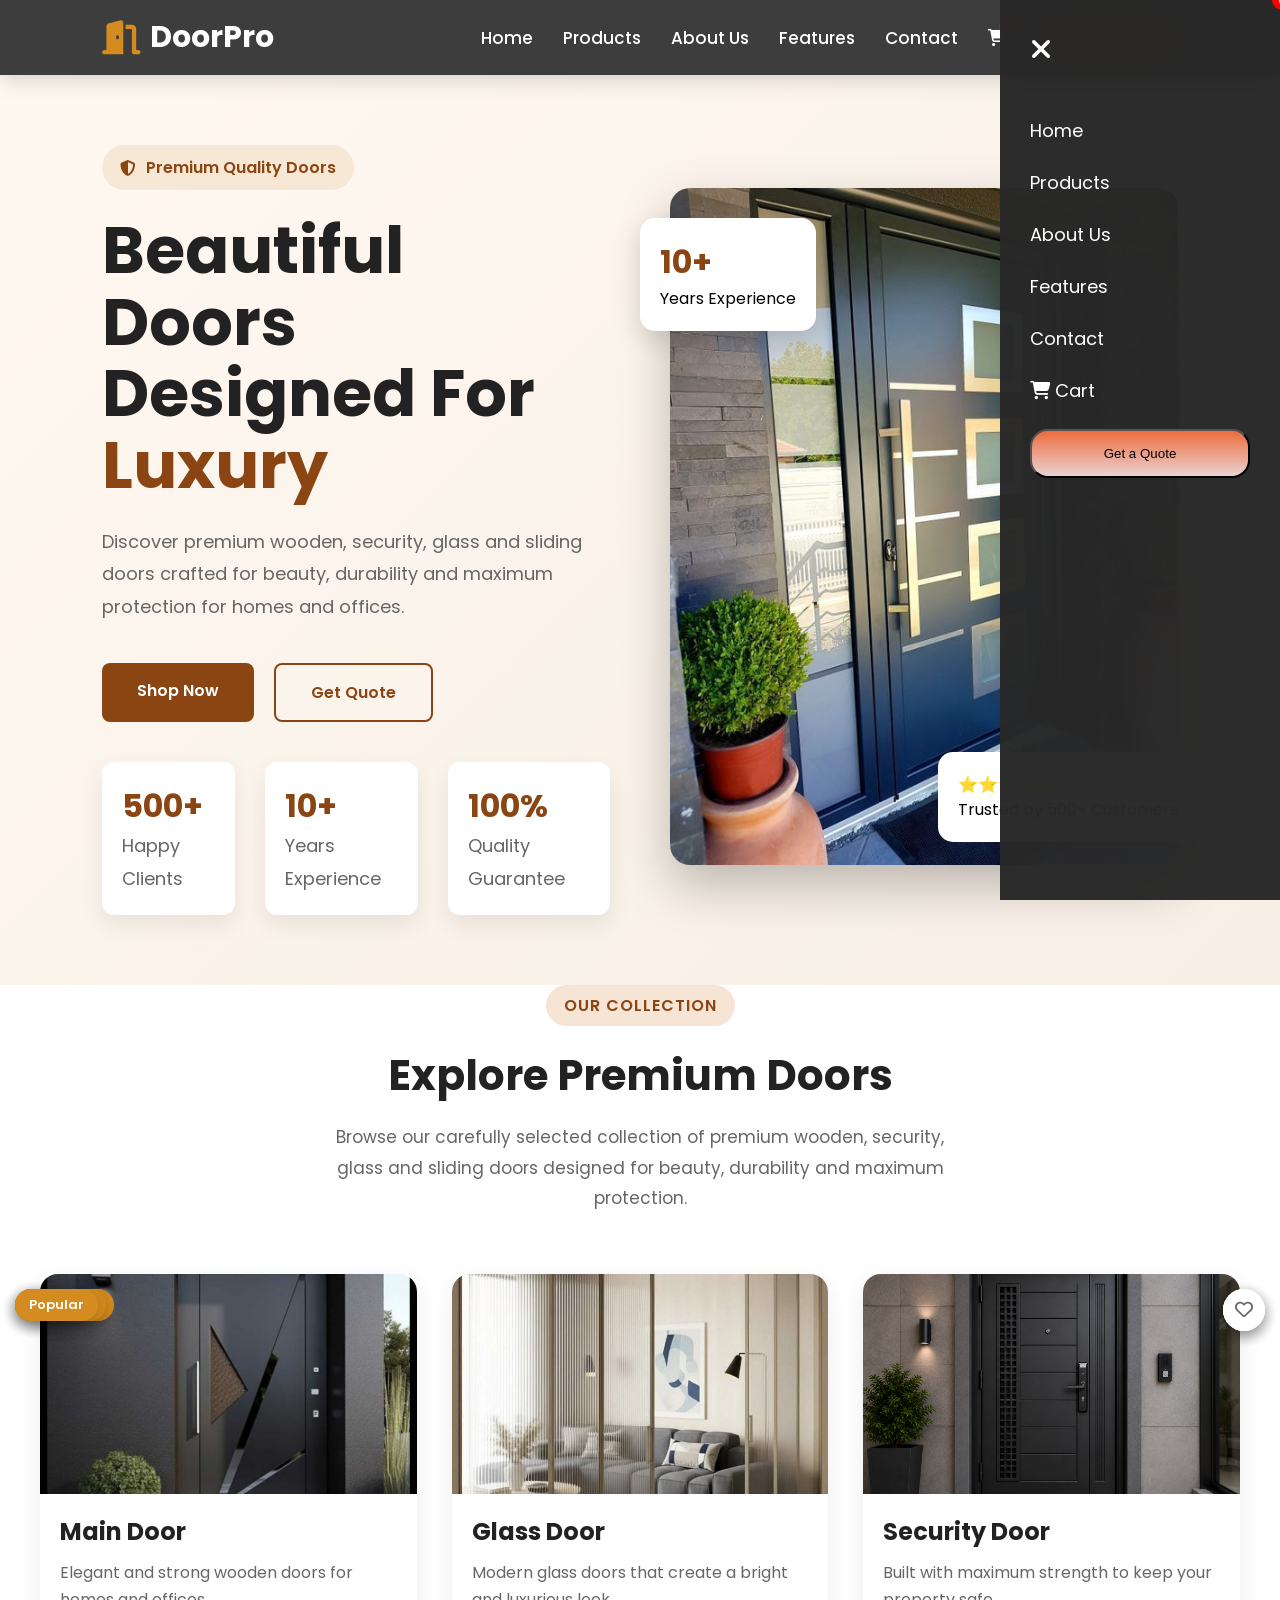
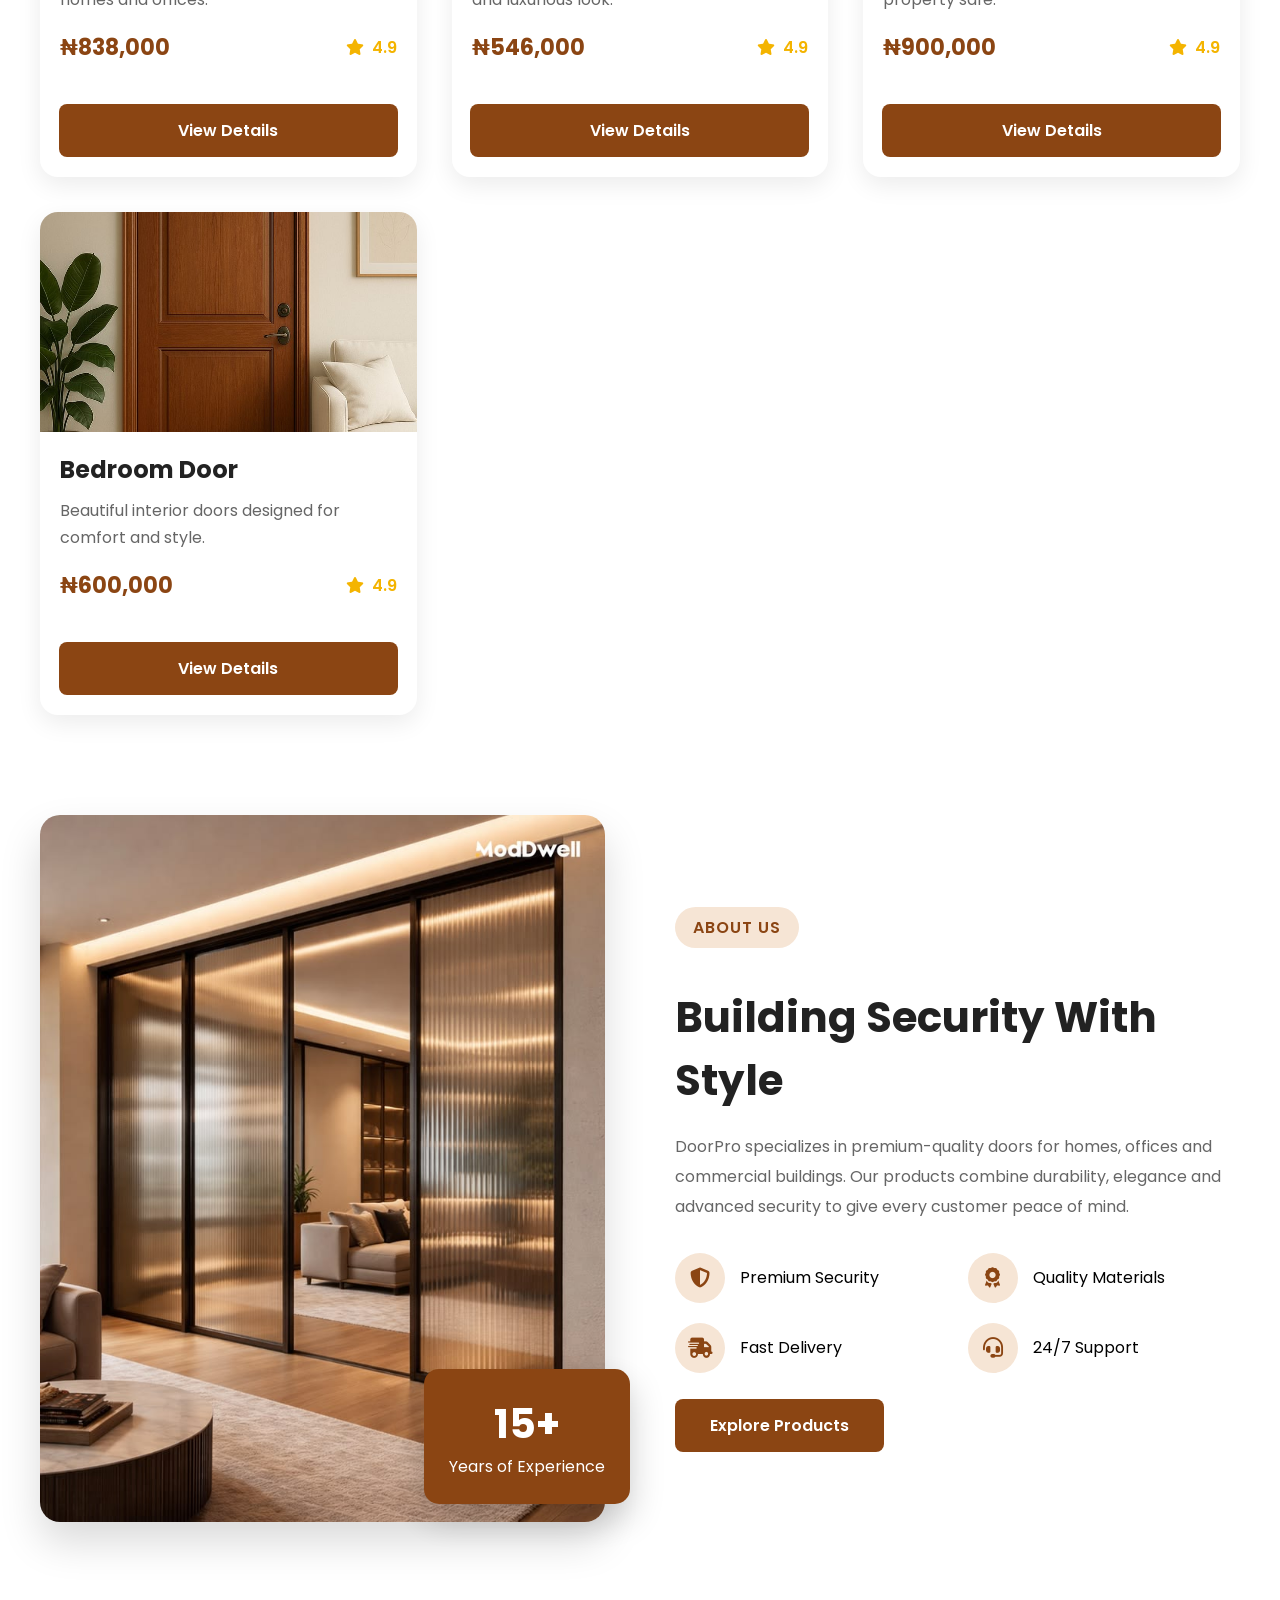
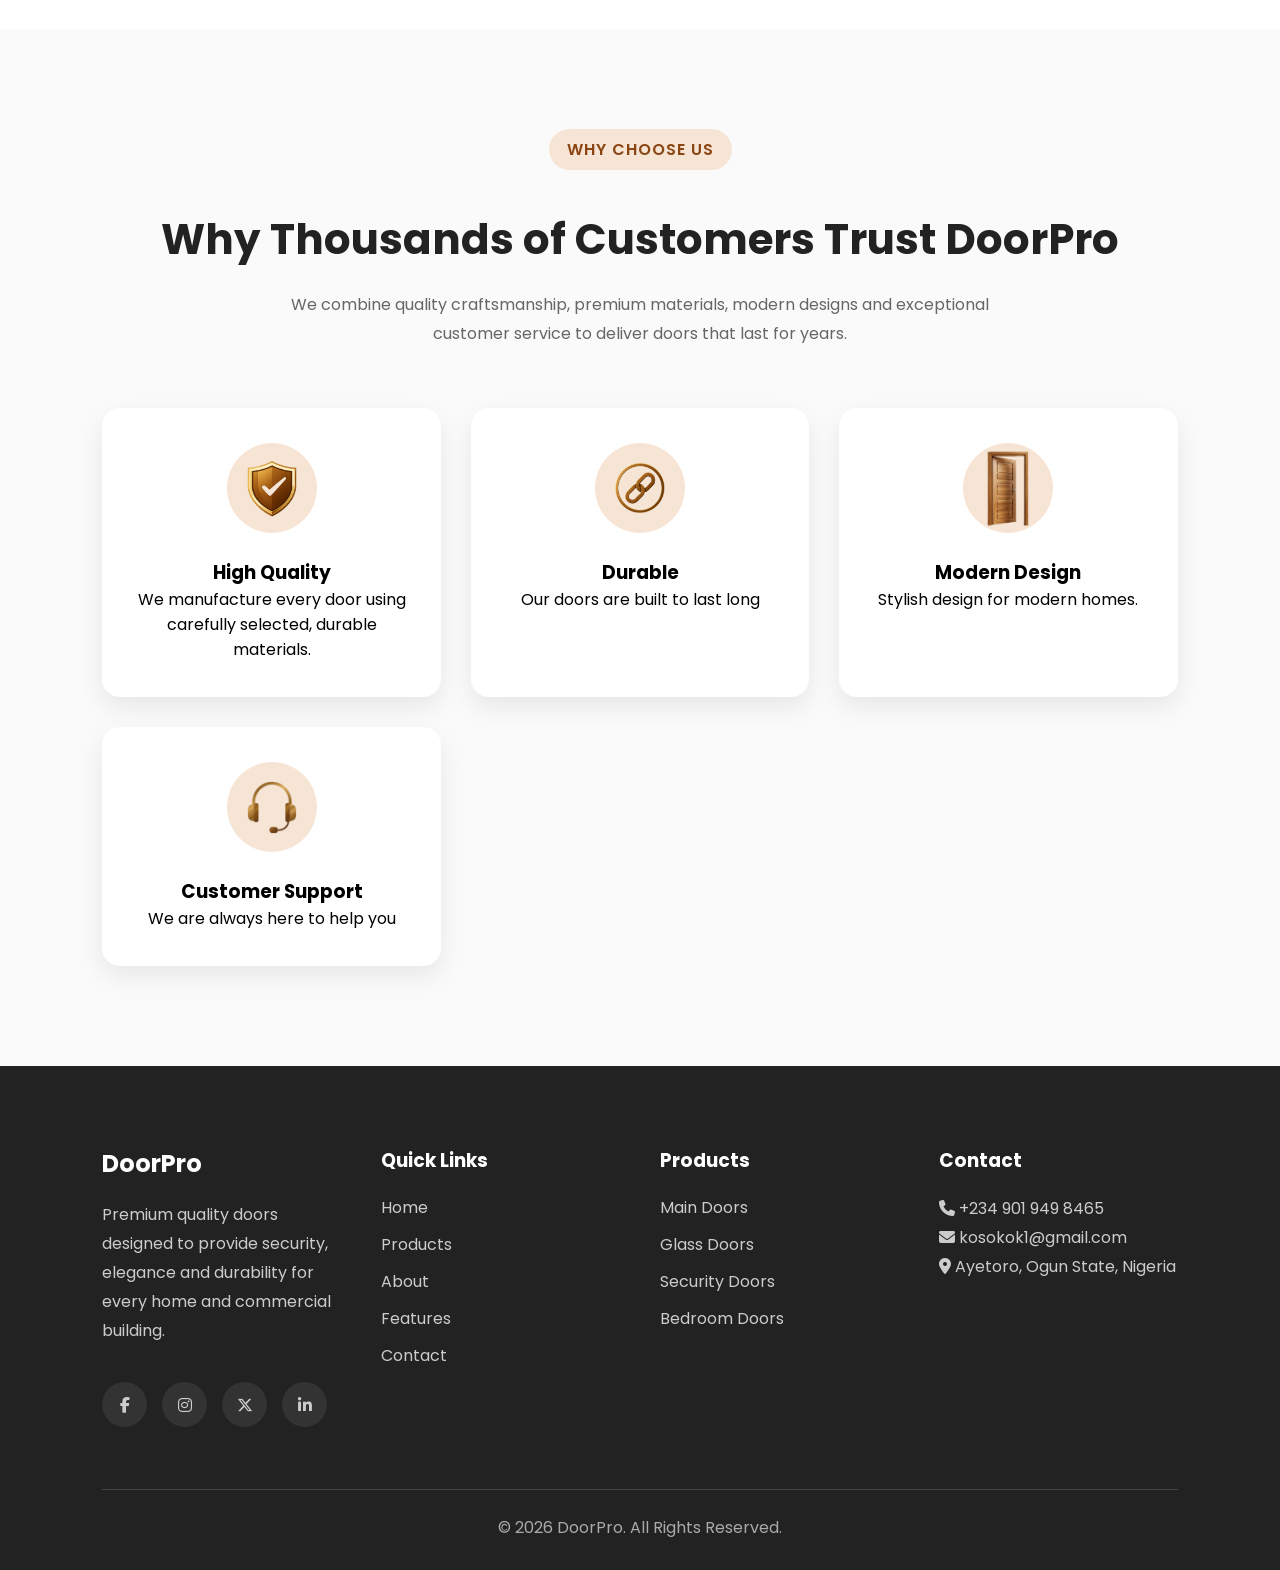
<file: index.html>
<!DOCTYPE html>
<html lang="en">
<head>
    <meta charset="UTF-8">
    <meta name="viewport" content="width=device-width, initial-scale=1.0">
    <title>Doorpro - Premium Quality Doors</title>
    <link rel="stylesheet" href="https://cdnjs.cloudflare.com/ajax/libs/font-awesome/6.5.1/css/all.min.css">
    <link rel="stylesheet" href="Doorpro.css">
    <link rel="preconnect" href="https://fonts.googleapis.com">
    <link rel="preconnect" href="https://fonts.gstatic.com" crossorigin>
    <link href="https://fonts.googleapis.com/css2?family=Poppins:wght@400;600;700&family=Roboto:wght@400;500;700&display=swap" rel="stylesheet">
    <script src="door.js" defer></script>
    <link rel="stylesheet" href="https://cdnjs.cloudflare.com/ajax/libs/font-awesome/6.5.1/css/all.min.css">

</head>
<body>

    <div id="progressBar"></div>
    <button id="topBtn">
    <i class="fa-solid fa-arrow-up"></i>
</button>
    
    <header>

<nav class="navbar">

    <!-- Logo -->
    <div class="logo">
        <a href="#">
            <i class="fa-solid fa-door-open"></i>
            DoorPro
        </a>
    </div>

    <!-- Desktop Menu -->
    <ul class="nav_links">

        <li><a href="#home">Home</a></li>

        <li><a href="#products">Products</a></li>

        <li><a href="#about_us">About Us</a></li>

        <li><a href="#feature">Features</a></li>

        <li><a href="#contact-section">Contact</a></li>

        <li>
            <a href="cart.html" class="cart_icon">
                <i class="fa-solid fa-cart-shopping"></i>
                <span id="cartCount">0</span>
            </a>
        </li>

        <li>
            <button onclick="getquote()" class="nav_button">
                Get a Quote
            </button>
        </li>

    </ul>

    <!-- Mobile Menu Icon -->
    <div class="menu_icon" onclick="showsidebar()">
        <i class="fa-solid fa-bars"></i>
    </div>

    <!-- Sidebar -->
    <ul class="side-bar">

        <li class="close_btn" onclick="closesidebar()">
            <i class="fa-solid fa-xmark"></i>
        </li>

        <li><a href="#home">Home</a></li>

        <li><a href="#products">Products</a></li>

        <li><a href="#about_us">About Us</a></li>

        <li><a href="#feature">Features</a></li>

        <li><a href="#contact-section">Contact</a></li>

        <li>
            <a href="cart.html">
                <i class="fa-solid fa-cart-shopping"></i>
                Cart
                <span id="mobileCartCount">0</span>
            </a>
        </li>

        <li>
            <button onclick="getquote()" class="side-bar_button">
                Get a Quote
            </button>
        </li>

    </ul>

</nav>

</header>
     <main>
<div class="overlay" onclick="closeForm()"></div>
<form class="form" action="https://formspree.io/f/xjgnkapv" method="POST">

    <img onclick="closeForm()" src="close-icon.svg" alt="Close">

    <h2>
    <i class="fa-solid fa-file-signature"></i>
    Get a Free Quote
</h2>

    <p>Fill in your details and we'll contact you shortly.</p>

    <label>Full Name</label>
   <div class="input_box">
    <i class="fa-solid fa-user"></i>
    <input type="text" required="required" placeholder="Enter your full name">
</div>

    <label>Phone Number</label>
  <div class="input_box">
    <i class="fa-solid fa-phone"></i>
    <input type="tel" required="required" placeholder="+234...">
</div>

    <label>Email Address</label>
   <div class="input_box">
    <i class="fa-solid fa-envelope"></i>
    <input type="email"  placeholder="example@gmail.com">
</div>

   <div class="input_box">
    <i class="fa-solid fa-door-open"></i>
    <select>
        <option>Select Door Type</option>
        <option>Main Door</option>
        <option>Glass Door</option>
        <option>Security Door</option>
        <option>Bedroom Door</option>
    </select>
</div>

    <label>Quantity</label>
    <input
        type="number"
        name="quantity"
        min="1"
        value="1"
        required>

    <label>Location</label>
    <input
        type="text"
        name="location"
        placeholder="City / State">

    <label>Preferred Installation Date</label>
    <input
        type="date"
        name="installationDate">

    <label>Additional Details</label>
    <textarea
        name="message"
        rows="5"
        placeholder="Tell us about your project..."></textarea>

    <button type="submit" class="quote_btn">
    <i class="fa-solid fa-paper-plane"></i>
    Request Quote
</button>
</form>

<div class="success_message">
    <i class="fa-solid fa-circle-check"></i>
    <h2>Quote Request Sent!</h2>
    <p>Thank you for contacting DoorPro. We'll get back to you shortly.</p>

    <button onclick="closeForm()">Close</button>
</div>


    
<section class="hero" id="home">

    <div class="hero_content">

        <span class="hero_badge">
            <i class="fa-solid fa-shield-halved"></i>
            Premium Quality Doors
        </span>

        <h1>
            Beautiful Doors <br>
            Designed For <span>Luxury</span>
        </h1>

        <p>
            Discover premium wooden, security, glass and sliding doors
            crafted for beauty, durability and maximum protection for
            homes and offices.
        </p>

        <div class="hero_buttons">
            <a href="product.html" class="btn_primary">
                Shop Now
            </a>

            <a href="#contact-section" class="btn_secondary">
                Get Quote
            </a>
        </div>

        <div class="hero_stats">

            <div class="stat">
                <h2>500+</h2>
                <p>Happy Clients</p>
            </div>

            <div class="stat">
                <h2>10+</h2>
                <p>Years Experience</p>
            </div>

            <div class="stat">
                <h2>100%</h2>
                <p>Quality Guarantee</p>
            </div>

        </div>

    </div>

    <div class="hero_image">

        <img src="National Door Company_ Exterior Doors.jpeg" alt="Door">

        <div class="experience_card">
            <h2>10+</h2>
            <span>Years Experience</span>
        </div>

        <div class="review_card">
            ⭐⭐⭐⭐⭐
            <p>Trusted by 500+ Customers</p>
        </div>

    </div>

</section>

    <section class="products  reveal" id="products">
       <div class="product_heading">

    <span class="section_tag">
        OUR COLLECTION
    </span>

    <h2>Explore Premium Doors</h2>

    <p>
        Browse our carefully selected collection of premium
        wooden, security, glass and sliding doors designed
        for beauty, durability and maximum protection.
    </p>

</div>

<div class="door">

    <div class="doors" id="main_door">

        <span class="door_badge Best">Best Seller</span>

         <div class="wishlist_home">
        <i class="fa-regular fa-heart"></i>
    </div>

        <div class="door_card_image">
            <img src="dark darkaesthetics home homedesign home houseinterior modern.jpeg" alt="Main Door">
        </div>

        <div class="door_words">

    <h3>Main Door</h3>

    <p>Elegant and strong wooden doors for homes and offices.</p>

    <div class="door_info">

        <span class="price">₦838,000</span>

        <span class="rating">
            <i class="fa-solid fa-star"></i>
            4.9
        </span>

    </div>

</div>

        <a href="product.html" class="card_btn">View Details</a>
    </div>




    <div class="doors" id="glass_door">

        <span class="door_badge new">New</span>

         <div class="wishlist_home">
        <i class="fa-regular fa-heart"></i>
    </div>


        <div class="door_card_image">
            <img src="Glass Partition Dubai.jpeg" alt="Glass Door">
        </div>

       <div class="door_words">

    <h3>Glass Door</h3>

    <p>Modern glass doors that create a bright and luxurious look.</p>

    <div class="door_info">

        <span class="price">₦546,000</span>

        <span class="rating">
            <i class="fa-solid fa-star"></i>
            4.9
        </span>

    </div>

</div>

        <a href="product.html" class="card_btn">View Details</a>
    </div>


    <div class="doors" id="security_door">

        <span class="door_badge premium">Premium</span>


         <div class="wishlist_home">
        <i class="fa-regular fa-heart"></i>
    </div>

        <div class="door_card_image">
            <img src="security_door1.jpg" alt="Security Door">
        </div>

       <div class="door_words">

    <h3>Security Door</h3>

    <p>Built with maximum strength to keep your property safe.</p>

    <div class="door_info">

        <span class="price">₦900,000</span>

        <span class="rating">
            <i class="fa-solid fa-star"></i>
            4.9
        </span>

    </div>

</div>

        <a href="product.html" class="card_btn">View Details</a>
    </div>


    <div class="doors" id="bedroom_door">

        <span class="door_badge popular">Popular</span>

         <div class="wishlist_home">
        <i class="fa-regular fa-heart"></i>
    </div>


        <div class="door_card_image">
            <img src="bedroom_door1.jpeg" alt="Bedroom Door">
        </div>

       <div class="door_words">

    <h3>Bedroom Door</h3>

    <p>Beautiful interior doors designed for comfort and style.</p>

    <div class="door_info">

        <span class="price">₦600,000</span>

        <span class="rating">
            <i class="fa-solid fa-star"></i>
            4.9
        </span>

    </div>

</div>

        <a href="product.html" class="card_btn">View Details</a>
    </div>

</div>
    <section class="about_us reveal" id="about_us">

    <div class="about_image">

        <img src="The Art of Modern Partitions.jpeg" alt="DoorPro">

        <div class="experience_box">
            <h2>15+</h2>
            <p>Years of Experience</p>
        </div>

    </div>

    <div class="about_content">

        <span class="section_tag">ABOUT US</span>

        <h2>Building Security With Style</h2>

        <p>
            DoorPro specializes in premium-quality doors for homes,
            offices and commercial buildings. Our products combine
            durability, elegance and advanced security to give every
            customer peace of mind.
        </p>

        <div class="about_features">

            <div class="feature_item">
                <i class="fa-solid fa-shield-halved"></i>
                <span>Premium Security</span>
            </div>

            <div class="feature_item">
                <i class="fa-solid fa-award"></i>
                <span>Quality Materials</span>
            </div>

            <div class="feature_item">
                <i class="fa-solid fa-truck-fast"></i>
                <span>Fast Delivery</span>
            </div>

            <div class="feature_item">
                <i class="fa-solid fa-headset"></i>
                <span>24/7 Support</span>
            </div>

        </div>

        <a href="#products" class="btn_primary">
            Explore Products
        </a>

    </div>

</section>

    <section class="feature  reveal" id="feature">
       <div class="feature_heading">

    <span class="section_tag">WHY CHOOSE US</span>

    <h2>Why Thousands of Customers Trust DoorPro</h2>

    <p>
        We combine quality craftsmanship, premium materials,
        modern designs and exceptional customer service to
        deliver doors that last for years.
    </p>

</div>
        <div class="feature_list">
           <div class="feature_class">

    <div class="feature_icon">
        <img src="shild2.png" alt="High Quality">
    </div>

    <h3>High Quality</h3>

    <p>
        We manufacture every door using carefully selected,
        durable materials.
    </p>

</div>



            <div class="feature_class">

    <div class="feature_icon">
        <img src="durability.png" alt="durability">
    </div>

    <h3>Durable</h3>

    <p>
       Our doors are built to last long
    </p>

</div>

           <div class="feature_class">

    <div class="feature_icon">
        <img src="Gemini_Generated_Image_u12ti2u12ti2u12t-removebg-preview.png" alt="MOdern design">
    </div>

    <h3>Modern Design </h3>

    <p>
      Stylish design for modern homes.
    </p>

</div>

            <div class="feature_class">

    <div class="feature_icon">
        <img src="headph no bg.png" alt="High Quality">
    </div>

    <h3>Customer Support</h3>

    <p>
       We are always here to help you
    </p>

</div>
        </div>
    </section>
</main>

    <footer class="footer" id="contact-section">

    <div class="footer_container">

        <div class="footer_box">

            <h2>DoorPro</h2>

            <p>
                Premium quality doors designed to provide
                security, elegance and durability for every home
                and commercial building.
            </p>

            <div class="socials">

                <a href="#"><i class="fa-brands fa-facebook-f"></i></a>

                <a href="#"><i class="fa-brands fa-instagram"></i></a>

                <a href="#"><i class="fa-brands fa-x-twitter"></i></a>

                <a href="#"><i class="fa-brands fa-linkedin-in"></i></a>

            </div>

        </div>


        <div class="footer_box">

            <h3>Quick Links</h3>

            <a href="#home">Home</a>

            <a href="#products">Products</a>

            <a href="#about_us">About</a>

            <a href="#feature">Features</a>

            <a href="#contact-section">Contact</a>

        </div>


        <div class="footer_box">

            <h3>Products</h3>

            <a href="product.html">Main Doors</a>

            <a href="product.html">Glass Doors</a>

            <a href="product.html">Security Doors</a>

            <a href="product.html">Bedroom Doors</a>

        </div>


        <div class="footer_box">

            <h3>Contact</h3>

            <p>
                <i class="fa-solid fa-phone"></i>
                +234 901 949 8465
            </p>

            <p>
                <i class="fa-solid fa-envelope"></i>
                kosokok1@gmail.com
            </p>

            <p>
                <i class="fa-solid fa-location-dot"></i>
                Ayetoro, Ogun State, Nigeria
            </p>

        </div>

    </div>

    <hr>

    <div class="copyright">

        © 2026 DoorPro. All Rights Reserved.

    </div>

</footer>
    <script>

     
const form = document.querySelector(".form");
const overlay = document.querySelector(".overlay");

function getquote(){
    form.style.display = "flex";
    overlay.style.display = "block";
}

function closeForm(){
    form.style.display = "none";
    overlay.style.display = "none";
}

    function showsidebar(){
    document.querySelector(".side-bar").style.display = "flex";
          document.querySelector(".side-bar").style.right = "0";
}

function closesidebar(){
    document.querySelector(".side-bar").style.display = "none";
}

const quoteForm = document.querySelector(".form");

quoteForm.addEventListener("submit", function () {
    const btn = document.querySelector(".quote_btn");

    btn.disabled = true;
    btn.innerHTML = '<i class="fa-solid fa-spinner fa-spin"></i> Sending...';
});


    let quotation= document.getElementsByTagName("form");
    let heroBlur = document.getElementsByTagName("div");
          
     function getquote(){
        quotation[0].style.display = "flex";
     
               let blur =heroBlur[0].style.filter ="blur(10px)";
     console.log(blur)
     }

     function closeForm(){
       console.log(quotation[0].style.display = "none");
               let blur = heroBlur[0].style.filter="blur(0px)";
               console.log(blur)
     }

     const reveals = document.querySelectorAll(".reveal");

function revealSections() {

    const windowHeight = window.innerHeight;

    reveals.forEach(section => {

        const sectionTop = section.getBoundingClientRect().top;

        if (sectionTop < windowHeight - 100) {
            section.classList.add("active");
        }

    });

}

window.addEventListener("scroll", revealSections);

// Run once when the page loads
revealSections();


     getquote();
     closeForm();
 

     document.querySelectorAll(".wishlist_home").forEach(heart => {

    heart.addEventListener("click", function(){

        const icon = this.querySelector("i");

        icon.classList.toggle("fa-regular");
        icon.classList.toggle("fa-solid");

        icon.style.color =
            icon.classList.contains("fa-solid")
            ? "#e63946"
            : "#666";

    });

});


   const topBtn = document.getElementById("topBtn");

window.addEventListener("scroll", () => {

    if(window.scrollY > 400){
        topBtn.style.display = "block";
    }else{
        topBtn.style.display = "none";
    }

});

topBtn.onclick = () =>{
    window.scrollTo({
        top:0,
        behavior:"smooth"
    });
};



window.addEventListener("scroll", ()=>{

    const totalHeight =
        document.documentElement.scrollHeight - window.innerHeight;

    const progress =
        (window.scrollY / totalHeight) * 100;

    document.getElementById("progressBar").style.width =
        progress + "%";

});

document.querySelector(".form").style.display = "none";
document.querySelector(".success_message").style.display = "none";



    </script>
</body>
</html>
</file>
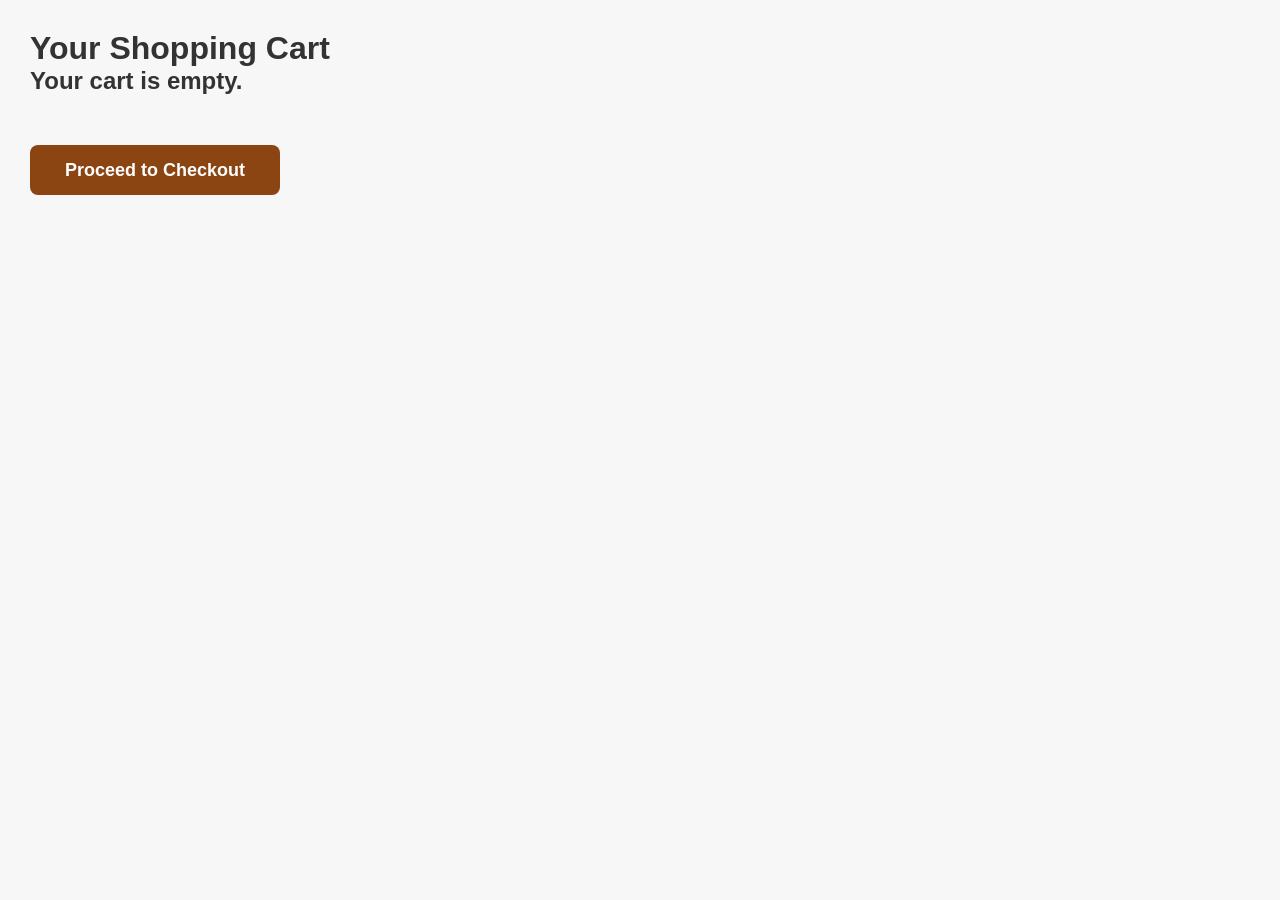
<file: cart.html>
<!DOCTYPE html>
<html lang="en">
<head>
    <meta charset="UTF-8">
    <meta name="viewport" content="width=device-width, initial-scale=1.0">
    <title>Your Cart</title>

    <link rel="stylesheet" href="product.css">

    <style>
        body{
             font-family:Poppins,sans-serif;
    background:#f7f7f7;
    padding:30px;
    color:#333;
        }

        .cart_item{
            display:flex;
            gap:20px;
            align-items:center;
            background:white;
            padding:15px;
            margin-bottom:15px;
            border-radius:10px;
            box-shadow:0 2px 8px rgba(0,0,0,.15);
        }

        .cart_item img{
            width:120px;
            height:120px;
            object-fit:cover;
            border-radius:8px;
        }

        .cart_info{
            flex:1;
        }

        .cart_price{
            color:#8B4513;
            font-size:22px;
            font-weight:bold;
        }

        .remove{
            background:red;
            color:white;
            border:none;
            padding:10px 15px;
            cursor:pointer;
            border-radius:6px;
        }

        #grandTotal{
            font-size:28px;
            margin-top:30px;
            font-weight:bold;
        }




        .quantity_box{
    display:flex;
    align-items:center;
    gap:10px;
    margin-top:10px;
}

.quantity_box button{
    width:35px;
    height:35px;
    border:none;
    border-radius:5px;
    background:#8B4513;
    color:white;
    cursor:pointer;
    font-size:18px;
}

.quantity_box span{
    font-size:18px;
    font-weight:bold;
}


#checkoutBtn{
    margin-top:20px;
    width:250px;
    height:50px;
    border:none;
    border-radius:8px;
    background:#8B4513;
    color:white;
    font-size:18px;
    font-weight:bold;
    cursor:pointer;
    transition:.3s;
}

#checkoutBtn:hover{
    background:#5f2f0b;
}


/* ================= MOBILE CART ================= */

@media (max-width:768px){

body{
    padding:10px;
}

h1{
    font-size:30px;
    text-align:center;
    padding-bottom: 10px;
}

.cart_item{
    flex-direction:column;
    align-items:center;
    text-align:center;
    padding:20px;
}

.cart_item img{
    width:180px;
    height:180px;
}

.cart_info{
    width:100%;
    font-size: 10px;
}

.cart_price{
    font-size:24px;
    margin:10px 0;
}

.quantity_box{
    justify-content:center;
    margin:10px 0;
    
}
.item_total{
    font-size: 13px;
}

.remove{
    width:100%;
    margin-top:15px;
    padding:12px;
}

#grandTotal{
    text-align:center;
    font-size:24px;
}

#checkoutBtn{
    width:100%;
}

.customer_title{
    font-size:24px;
}

#checkoutForm{
    padding:20px;
}

#checkoutForm input,
#checkoutForm textarea,
#checkoutForm button{
    font-size:16px;
}

}






/* ================= CUSTOMER INFORMATION ================= */

.customer_title{
    display: none;
    text-align:center;

}

.customer_subtitle{
    text-align:center;
    color:#777;
    margin-bottom:30px;
    font-size:16px;
}

#checkoutForm{
    display: none;
    max-width:700px;
    margin:0 auto;
    background:#fff;
    padding:35px;
    border-radius:15px;
    box-shadow:0 15px 35px rgba(0,0,0,.12);
}



#cus{
    display: none;
    text-align: center;
    padding-top: 30px;
    padding-bottom: 10px;
}
    </style>
</head>

<body>

<h1>Your Shopping Cart</h1>

<div id="cartContainer"></div>

<h2 id="grandTotal"></h2>
<button id="checkoutBtn">Proceed to Checkout</button>


              <h2 id="cus">Customer Information</h2>

<form id="checkoutForm" action="https://formspree.io/f/xjgnkapv" method="POST">

    <input type="text" name="Full Name" placeholder="Full Name" required>

    <input type="tel" name="Phone Number" placeholder="Phone Number" required>

    <input type="email" name="Email" placeholder="Email Address" required>

    <textarea
        name="Delivery Address"
        placeholder="Delivery Address"
        rows="4"
        required></textarea>

    <!-- Hidden field -->
    <input type="hidden" name="Order Details" id="orderDetails">

    <button type="submit">Place Order</button>

</form>


<script >

    let grandTotalAmount = 0;
    const cart = JSON.parse(localStorage.getItem("cart")) || [];

const cartContainer = document.getElementById("cartContainer");
const grandTotal = document.getElementById("grandTotal");

function displayCart() {

    cartContainer.innerHTML = "";

    let total = 0;

   

    if (cart.length === 0) {
        cartContainer.innerHTML = "<h2>Your cart is empty.</h2>";
        grandTotal.textContent = "";
        return;

    }

    cart.forEach((product, index) => {

        total += product.price * product.quantity;

        cartContainer.innerHTML += `
            <div class="cart_item">
                <img src="${product.image}" alt="${product.name}">

                <div class="cart_info">
                    <h2>${product.name}</h2><p class="cart_price">
₦${product.price.toLocaleString()} × ${product.quantity}
</p>

<p class="item_total">
Total:
<strong>
₦${(product.price * product.quantity).toLocaleString()}
</strong>
</p>
                    
                </div>

                <div class="quantity_box">

<button onclick="decreaseQuantity(${index})">-</button>

<span>${product.quantity}</span>

<button onclick="increaseQuantity(${index})">+</button>

</div>

                <button class="remove" onclick="removeItem(${index})">
                    Remove
                </button>
            </div>
        `;
    });
 grandTotalAmount = total;
    grandTotal.textContent = `Grand Total: ₦${total.toLocaleString()}`;
}



function removeItem(index){

    if(confirm("Remove this item from your cart?")){

        cart.splice(index,1);

        localStorage.setItem(
            "cart",
            JSON.stringify(cart)
        );

        displayCart();

    }

}

function increaseQuantity(index){

    cart[index].quantity++;

    localStorage.setItem("cart", JSON.stringify(cart));

    displayCart();

}

function decreaseQuantity(index){

    if(cart[index].quantity > 1){

        cart[index].quantity--;

    }else{

        cart.splice(index,1);

    }

    localStorage.setItem("cart", JSON.stringify(cart));

    displayCart();

}

const checkoutForm = document.getElementById("checkoutForm");
const orderDetails = document.getElementById("orderDetails");

checkoutForm.addEventListener("submit", function () {

    let order = "";

    cart.forEach(product => {

        order +=
`Product: ${product.name}
Price: ₦${product.price.toLocaleString()}
Quantity: ${product.quantity}
-------------------------
`;

    });

    order += "\nGrand Total: ₦" + grandTotalAmount.toLocaleString();

    orderDetails.value = order;

});

displayCart();


document.getElementById("checkoutBtn").addEventListener("click", checkout);

function checkout(){

    if(cart.length === 0){
        alert("Your cart is empty.");
        return;
    }

    window.location.href = "checkout.html";

}
</script>

</body>
</html>
</file>
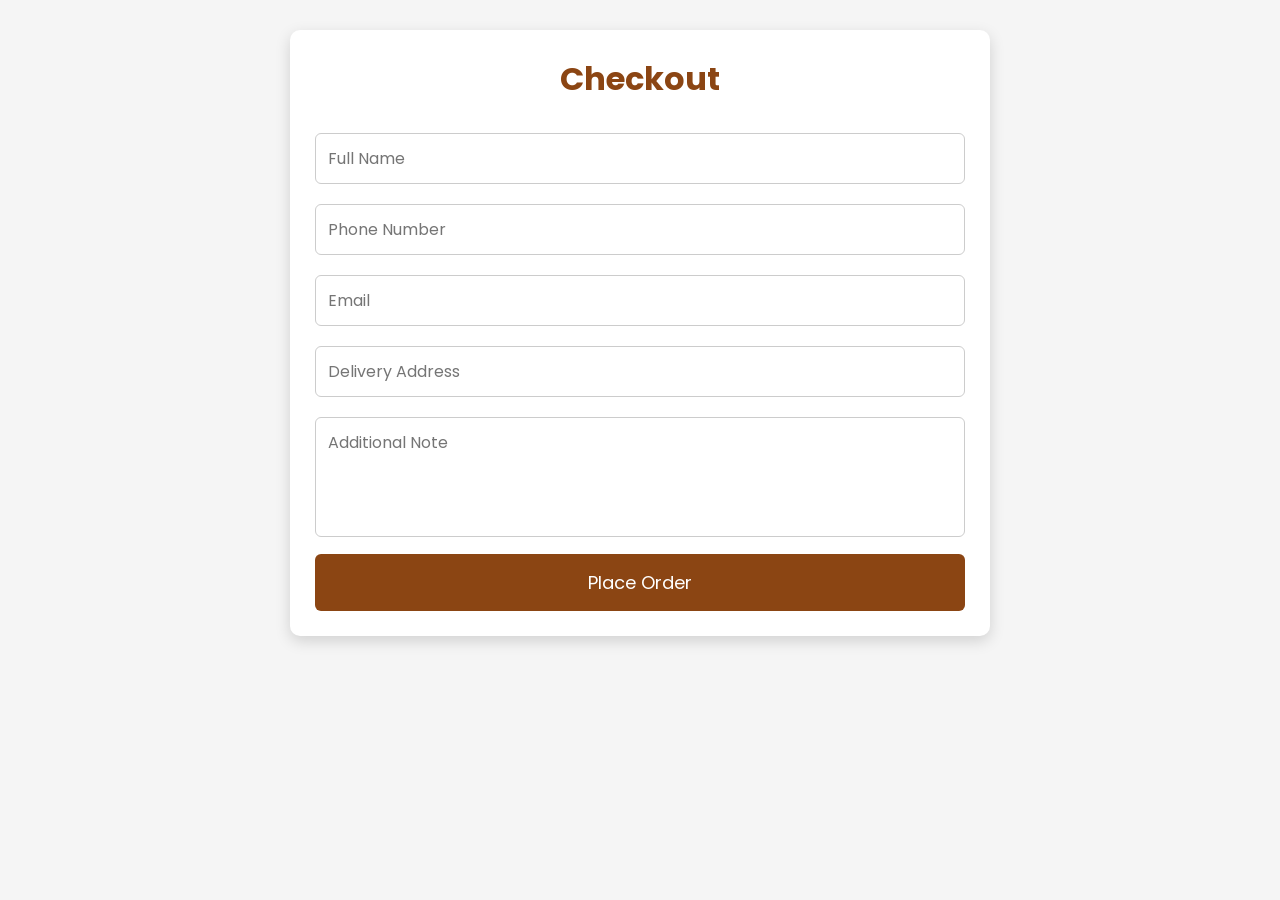
<file: checkout.html>
<!DOCTYPE html>
<html lang="en">
<head>
    <meta charset="UTF-8">
    <meta name="viewport" content="width=device-width, initial-scale=1.0">
    <title>Checkout</title>

    <link rel="stylesheet" href="https://fonts.googleapis.com/css2?family=Poppins:wght@400;600;700&display=swap">

    <style>

        *{
            margin:0;
            padding:0;
            box-sizing:border-box;
            font-family:Poppins,sans-serif;
        }

        body{
            background:#f5f5f5;
            padding:30px;
        }

        .checkout{
            max-width:700px;
            margin:auto;
            background:white;
            padding:25px;
            border-radius:10px;
            box-shadow:0 5px 15px rgba(0,0,0,.15);
        }

        h1{
            text-align:center;
            margin-bottom:20px;
            color:#8B4513;
        }

        input,
        textarea{
            width:100%;
            padding:12px;
            margin:10px 0;
            border:1px solid #ccc;
            border-radius:6px;
            font-size:16px;
        }

        textarea{
            resize:none;
            height:120px;
        }

        button{
            width:100%;
            padding:15px;
            border:none;
            border-radius:6px;
            background:#8B4513;
            color:white;
            font-size:18px;
            cursor:pointer;
        }

        button:hover{
            background:#5f2f0b;
        }

    </style>

</head>

<body>

<div class="checkout">
    <h1>Checkout </h1>
<form id="orderForm"
      action="https://formspree.io/f/xjgnkapv"
      method="POST">

    <input type="text" name="name" id="name" placeholder="Full Name" required>

    <input type="tel" name="phone" id="phone" placeholder="Phone Number" required>

    <input type="email" name="email" id="email" placeholder="Email" required>

    <input type="text" name="address" id="address"
           placeholder="Delivery Address" required>

    <textarea name="note" id="note"
              placeholder="Additional Note"></textarea>

    <textarea name="order" id="orderDetails" hidden></textarea>

    <button type="submit" id="placeOrderBtn" onclick="placeOrder()">
        Place Order
    </button>

</form>

</div>

<script src="checkout.js"></script>

</body>
</html>
</file>
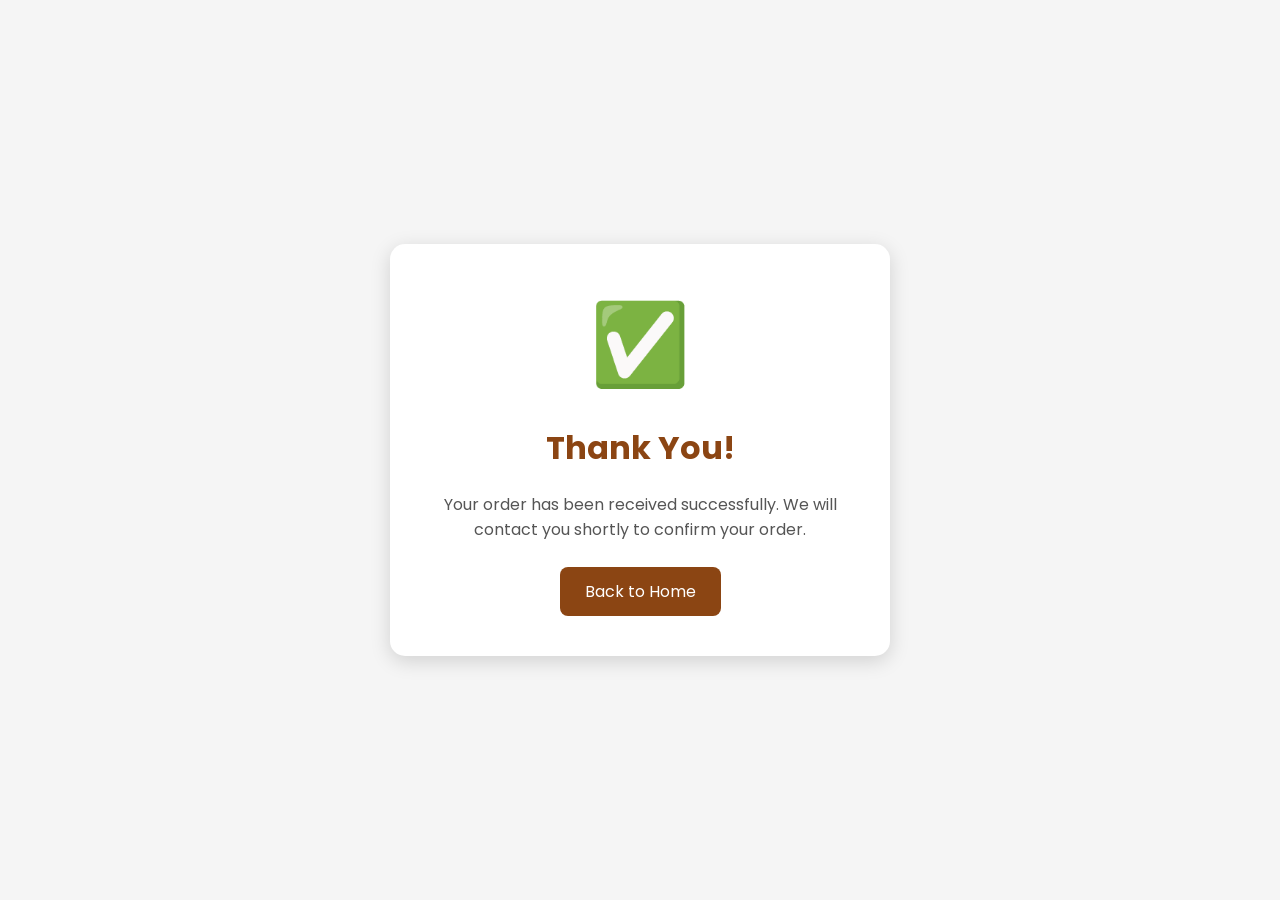
<file: thankyou.html>
<!DOCTYPE html>
<html lang="en">
<head>
<meta charset="UTF-8">
<meta name="viewport" content="width=device-width, initial-scale=1.0">
<title>Order Successful</title>

<link href="https://fonts.googleapis.com/css2?family=Poppins:wght@400;600;700&display=swap" rel="stylesheet">

<style>

*{
    margin:0;
    padding:0;
    box-sizing:border-box;
    font-family:Poppins,sans-serif;
}

body{
    display:flex;
    justify-content:center;
    align-items:center;
    min-height:100vh;
    background:#f5f5f5;
}

.card{
    width:90%;
    max-width:500px;
    background:white;
    padding:40px;
    border-radius:15px;
    text-align:center;
    box-shadow:0 5px 20px rgba(0,0,0,.15);
}

.check{
    font-size:80px;
}

h1{
    margin:20px 0;
    color:#8B4513;
}

p{
    margin-bottom:25px;
    color:#555;
}

a{
    display:inline-block;
    text-decoration:none;
    background:#8B4513;
    color:white;
    padding:12px 25px;
    border-radius:8px;
}

a:hover{
    background:#5f2f0b;
}

</style>

</head>
<body>

<div class="card">

<div class="check">✅</div>

<h1>Thank You!</h1>

<p>
Your order has been received successfully.
We will contact you shortly to confirm your order.
</p>

<a href="index.html">
Back to Home
</a>

</div>

</body>
</html>
</file>
<file: Doorpro.css>
*{
    margin: 0;
    padding: 0;
    box-sizing: border-box;
}
html{
    scroll-behavior:smooth;
}
body{
    font-family: 'Poppins', 'Roboto',sans-serif;
}
/* ================= NAVIGATION ================= */

.navbar{
    position: sticky;
    top: 0;
    z-index: 1000;
    display: flex;
    justify-content: space-between;
    align-items: center;
    padding: 15px 8%;
    background: rgba(51,51,51,.95);
    backdrop-filter: blur(12px);
    box-shadow: 0 5px 20px rgba(0,0,0,.15);
    animation: fadeUp .8s ease;
}

.logo{
    transition:.3s;
}

.logo:hover{
    transform:scale(1.05);
}

.logo a{
    display:flex;
    align-items:center;
    gap:10px;
    text-decoration:none;
    color:#fff;
    font-size:30px;
    font-weight:700;
}

.logo i{
    color:#d48b1f;
    font-size:34px;
}

.nav_links{
    display:flex;
    align-items:center;
    gap:30px;
    list-style:none;
}

.nav_links li{
    list-style:none;
    animation: fadeUp .8s ease forwards;
}

.nav_links a{
    text-decoration:none;
    color:#fff;
    font-size:17px;
    font-weight:500;
    position:relative;
    transition:.3s;
}

.nav_links a:hover{
    color:#d48b1f;
}

.nav_links a::after{
    content:"";
    position:absolute;
    left:0;
    bottom:-8px;
    width:0;
    height:2px;
    background:#d48b1f;
    transition:.3s;
}

.nav_links a:hover::after{
    width:100%;
}


.nav_button{
    padding:12px 25px;
    border:none;
    border-radius:30px;
    background:#8B4513;
    color:rgb(225, 102, 102);
    font-size:16px;
    font-weight:600;
    cursor:pointer;
    transition:.3s;
}

.nav_button:hover{
    background:#a85d20;
    transform:translateY(-3px);
    box-shadow:0 10px 20px rgba(139,69,19,.35);
}




.cart_icon{
    position:relative;
    font-size:22px;
}

#cartCount,
#mobileCartCount{
    position:absolute;
    top:-10px;
    right:-12px;
    width:20px;
    height:20px;
    background:red;
    color:white;
    border-radius:50%;
    display:flex;
    justify-content:center;
    align-items:center;
    font-size:11px;
    font-weight:bold;
}



.menu_icon{
    display:none;
    color:white;
    font-size:28px;
    cursor:pointer;
}




.side-bar{
    position:fixed;
    top:0;
    right:0;
    width:280px;
    height:100vh;
    background:rgba(40,40,40,.98);
    backdrop-filter:blur(15px);
    display:flex;
    flex-direction:column;
    padding:30px;
    gap:25px;
    transition:.4s;
    z-index:2000;
}

.side-bar li{
    list-style:none;
    
}

.side-bar a{
    text-decoration:none;
    color:white;
    font-size:18px;
}

.side-bar li:hover{
    background: #594017c7;
}

.close_btn{
    color:white;
    font-size:28px;
    cursor:pointer;
    margin-bottom:20px;
}

.side-bar_button{
    width: 100%;
    padding: 15px 0;
    background: linear-gradient(#ed6c3c, #e9d2d2);
    border-radius: 18px;
}



@media(max-width:900px){

.nav_links{
    display:none;
}

.menu_icon{
    display:block;
}


    .experience_card,
    .review_card{
        display:none;
    }


}




.nav_links li:nth-child(1){
    animation-delay:.2s;
}

.nav_links li:nth-child(2){
    animation-delay:.3s;
}

.nav_links li:nth-child(3){
    animation-delay:.4s;
}

.nav_links li:nth-child(4){
    animation-delay:.5s;
}

.nav_links li:nth-child(5){
    animation-delay:.6s;
}




/* ==================hero section =====================*/
.hero{
    min-height:100vh;
    display:flex;
    align-items:center;
    justify-content:space-between;
    gap:60px;
    padding:70px 8%;
    background:linear-gradient(135deg,#fff8f1,#f7efe5);

}

.hero_content{
    flex:1;
     animation: slideLeft 1s ease forwards
}

.hero_badge{
    display:inline-flex;
    align-items:center;
    gap:10px;
    padding:10px 18px;
    background:#f7e8d5;
    color:#8B4513;
    border-radius:30px;
    font-weight:600;
}

.hero_content h1{
    font-size:65px;
    margin:25px 0;
    line-height:1.1;
    color:#222;
}

.hero_content h1 span{
    color:#8B4513;
}

.hero_content p{
    font-size:18px;
    color:#666;
    line-height:1.8;
    max-width:600px;
}



.hero_buttons{
    display:flex;
    gap:20px;
    margin:40px 0;
     animation: fadeUp 1.5s ease forwards;
}

.btn_primary,
.btn_secondary{

    padding:15px 35px;
    border-radius:8px;
    text-decoration:none;
    font-weight:600;
    transition:.3s;
}

.btn_primary{
    background:#8B4513;
    color:white;
}

.btn_primary:hover{
    transform:translateY(-4px);
}

.btn_secondary{
    border:2px solid #8B4513;
    color:#8B4513;
}

.btn_secondary:hover{
    background:#8B4513;
    color:white;
}


.hero_stats{
    display:flex;
    gap:30px;
     animation: fadeUp 1.3s ease forwards;
}

.stat{
    background:white;
    padding:20px;
    border-radius:12px;
    box-shadow:0 10px 25px rgba(0,0,0,.08);
    transition: .3s;
}

.stat h2{
    color:#8B4513;
    font-size:32px;
}

.stat p{
    color:#666;
}
.stat:hover{
    transform:translateY(-10px);
    box-shadow:0 15px 30px rgba(0,0,0,.15);
}




.hero_image{
    flex:1;
    position:relative;
      animation: slideRight 1s ease forwards;
}

.hero_image img{
    width:100%;
    border-radius:20px;
    box-shadow:0 20px 50px rgba(0,0,0,.25);
    transition: .4s;
}

.hero_image img:hover{
    transform:scale(1.04);
}



.experience_card{

    position:absolute;
    top:30px;
    left:-30px;

    background:white;
    padding:20px;
    border-radius:15px;
    box-shadow:0 10px 30px rgba(0,0,0,.15);

}

.experience_card h2{
    color:#8B4513;
    font-size:32px;
}

.review_card{

    position:absolute;
    bottom:30px;
    right:-20px;

    background:white;
    padding:20px;
    border-radius:15px;
    box-shadow:0 10px 30px rgba(0,0,0,.15);

}



@media(max-width:900px){

.hero{
    flex-direction:column;
    text-align:center;
}

.hero_content h1{
    font-size:42px;
}

.hero_buttons,
.hero_stats{
    justify-content:center;
    flex-wrap:wrap;
}

.experience_card,
.review_card{
    display:none;
        animation: float 3s ease-in-out infinite;
}

}
@keyframes slideLeft{

    from{
        opacity:0;
        transform:translateX(-80px);
    }

    to{
        opacity:1;
        transform:translateX(0);
    }

}

@keyframes slideRight{

    from{
        opacity:0;
        transform:translateX(80px);
    }

    to{
        opacity:1;
        transform:translateX(0);
    }

}

@keyframes fadeUp{

    from{
        opacity:0;
        transform:translateY(50px);
    }

    to{
        opacity:1;
        transform:translateY(0);
    }

}

@keyframes float{

    0%{
        transform:translateY(0);
    }

    50%{
        transform:translateY(-12px);
    }

    100%{
        transform:translateY(0);
    }

}


.reveal{
    opacity: 0;
    transform: translateY(60px);
    transition: opacity 0.8s ease, transform 0.8s ease;
}

.reveal.active{
    opacity: 1;
    transform: translateY(0);
}





/*==================  Product section ===============*/



.product_heading{
    text-align:center;
    margin-bottom:60px;
}

.section_tag{
    display:inline-block;
    padding:8px 18px;
    background:#f6e5d5;
    color:#8B4513;
    border-radius:30px;
    font-weight:600;
    letter-spacing:1px;
    margin-bottom:18px;
}

.product_heading h2{
    font-size:42px;
    color:#222;
    margin-bottom:15px;
}

.product_heading p{
    max-width:650px;
    margin:auto;
    color:#666;
    line-height:1.8;
    font-size:17px;
}
.door{
    max-width:1300px;
    margin:60px auto;
    padding:0 40px;
 position:relative;
    display:grid;
    grid-template-columns:repeat(auto-fit,minmax(280px,1fr));
    gap:35px;
}

.door_badge{
    position:absolute;
    top:15px;
    left:15px;
    padding:7px 15px;
    border-radius:30px;
    color:#fff;
    font-size:13px;
    font-weight:600;
    z-index:2;
    box-shadow:0 5px 15px rgba(0,0,0,.2);
}

.best{
    background:#e63946;
}

.new{
    background:#2a9d8f;
}

.premium{
    background:#6a4c93;
}

.popular{
    background:#f4a261;
}

.door_badge{
    animation:badgePop .6s ease;
}



@keyframes badgePop{
    0%{
        transform:scale(0);
        opacity:0;
    }
    100%{
        transform:scale(1);
        opacity:1;
    }
}





.doors{
    background:#fff;
    border-radius:18px;
    overflow:hidden;
    box-shadow:0 8px 25px rgba(0,0,0,.08);
    transition:.35s ease;
    display:flex;
    flex-direction:column;
}


.doors:hover{
    transform:translateY(-12px);
    box-shadow:0 20px 40px rgba(0,0,0,.18);
}




.door_card_image{
    height:220px;
    overflow:hidden;
}

.door_card_image img{
    width:100%;
    height:100%;
    object-fit:cover;
    transition:.4s;
}

.doors:hover .door_card_image img{
    transform:scale(1.08);
}




.door_words{
    padding:20px;
    flex:1;
}

.door_words h3{
    font-size:24px;
    color:#222;
    margin-bottom:10px;
}

.door_words p{
    color:#666;
    line-height:1.7;
}


.card_btn{
    display:block;
    width:90%;
    margin:20px auto;
    padding:14px 0;
    text-align:center;
    text-decoration:none;
    background:#8B4513;
    color:#fff;
    border-radius:8px;
    font-weight:600;
    transition:.3s;
}

.card_btn:hover{
    background:#a65b20;
    transform:translateY(-3px);
}
   


.door_badge{
    position:absolute;
    top:15px;
    left:15px;
    background:#d48b1f;
    color:#fff;
    padding:6px 14px;
    border-radius:30px;
    font-size:13px;
    font-weight:600;
    z-index:10;
}


.door_info{
    display:flex;
    justify-content:space-between;
    align-items:center;
    margin-top:18px;
}

.price{
    font-size:22px;
    font-weight:700;
    color:#8B4513;
}

.rating{
    color:#f4b400;
    font-weight:600;
}

.rating i{
    margin-right:4px;
}



.wishlist_home{
    position:absolute;
    top:15px;
    right:15px;
    width:42px;
    height:42px;
    background:#fff;
    border-radius:50%;
    display:flex;
    justify-content:center;
    align-items:center;
    cursor:pointer;
    box-shadow:0 5px 15px rgba(0,0,0,.15);
    transition:.3s;
    z-index:10;
}

.wishlist_home i{
    color:#666;
    font-size:18px;
    transition:.3s;
}

.wishlist_home:hover{
    transform:scale(1.1);
}

.wishlist_home:hover i{
    color:#e63946;
}

/* ====================================   About Section ================================*/


.about_us{
    max-width:1300px;
    margin:100px auto;
    padding:0 40px;

    display:grid;
    grid-template-columns:1fr 1fr;
    align-items:center;
    gap:70px;
}

.about_image{
    position:relative;
}

.about_image img{
    width:100%;
    border-radius:20px;
    box-shadow:0 20px 40px rgba(0,0,0,.15);
}

.experience_box{
    position:absolute;
    bottom:25px;
    right:-25px;

    background:#8B4513;
    color:white;

    padding:25px;
    border-radius:15px;
    text-align:center;

    box-shadow:0 15px 35px rgba(0,0,0,.2);
}

.experience_box h2{
    font-size:40px;
}

.about_content h2{
    font-size:42px;
    color:#222;
    margin:20px 0;
}

.about_content p{
    color:#666;
    line-height:1.9;
    margin-bottom:30px;
}

.about_features{
    display:grid;
    grid-template-columns:repeat(2,1fr);
    gap:20px;
    margin-bottom:40px;
}

.feature_item{
    display:flex;
    align-items:center;
    gap:15px;
}

.feature_item i{
    width:50px;
    height:50px;
    background:#f6e5d5;
    color:#8B4513;

    display:flex;
    justify-content:center;
    align-items:center;

    border-radius:50%;
    font-size:20px;
}






@media(max-width:900px){

.about_us{
    grid-template-columns:1fr;
    text-align:center;
}

.about_features{
    grid-template-columns:1fr;
}

.experience_box{
    right:15px;
}

.feature_item{
    justify-content:center;
}

}



.feature{
    padding:100px 8%;
    background:#fafafa;
}

.feature_heading{
    text-align:center;
    margin-bottom:60px;
}

.feature_heading h2{
    font-size:42px;
    margin:20px 0;
    color:#222;
}

.feature_heading p{
    max-width:700px;
    margin:auto;
    color:#666;
    line-height:1.8;
}

.feature_list{
    display:grid;
    grid-template-columns:repeat(auto-fit,minmax(260px,1fr));
    gap:30px;
}

.feature_class{
    background:#fff;
    border-radius:18px;
    padding:35px 25px;
    text-align:center;
    box-shadow:0 10px 25px rgba(0,0,0,.08);
    transition:.35s;
}

.feature_class:hover{
    transform:translateY(-12px);
    box-shadow:0 20px 45px rgba(0,0,0,.15);
}


.feature_icon{
    width:90px;
    height:90px;
    margin:0 auto 25px;
    background:#f6e5d5;
    border-radius:50%;

    display:flex;
    justify-content:center;
    align-items:center;
}

.feature_icon img{
    width:50px;
}


/*====================================  Footer ==============================*/



.footer{
    background:#222;
    color:#fff;
    padding:80px 8% 30px;
}

.footer_container{
    display:grid;
    grid-template-columns:repeat(auto-fit,minmax(230px,1fr));
    gap:40px;
}

.footer_box h2,
.footer_box h3{
    margin-bottom:20px;
}

.footer_box p{
    color:#ccc;
    line-height:1.8;
}

.footer_box a{
    display:block;
    color:#ccc;
    text-decoration:none;
    margin:12px 0;
    transition:.3s;
}

.footer_box a:hover{
    color:#d48b1f;
    transform:translateX(6px);
}

.socials{
    display:flex;
    gap:15px;
    margin-top:25px;
}

.socials a{
    width:45px;
    height:45px;
    border-radius:50%;
    background:#333;

    display:flex;
    justify-content:center;
    align-items:center;

    transition:.3s;
}

.socials a:hover{
    background:#8B4513;
    transform:translateY(-5px);
}

.footer hr{
    margin:50px 0 25px;
    border:none;
    border-top:1px solid rgba(255,255,255,.15);
}

.copyright{
    text-align:center;
    color:#aaa;
}



.loader{
    position:fixed;
    inset:0;
    background:#fff;
    display:flex;
    justify-content:center;
    align-items:center;
    z-index:9999;
}

.loader::after{
    content:"";
    width:60px;
    height:60px;
    border:6px solid #ddd;
    border-top:6px solid #8B4513;
    border-radius:50%;
    animation:spin 1s linear infinite;
}

@keyframes spin{
    to{
        transform:rotate(360deg);
    }
}



#topBtn{
    position:fixed;
    bottom:25px;
    right:25px;
    width:50px;
    height:50px;
    border:none;
    border-radius:50%;
    background:#8B4513;
    color:white;
    cursor:pointer;
    display:none;
}


.hero_image img{
    animation:floatImage 5s ease-in-out infinite;
}

@keyframes floatImage{

    0%,100%{
        transform:translateY(0);
    }

    50%{
        transform:translateY(-15px);
    }

}

#progressBar{
    position:fixed;
    top:0;
    left:0;
    height:6px;
    width:0;
    background:#d48b1f;
    z-index:9999;
}



/* ================= GET QUOTE FORM ================= */

.form{
    position: fixed;
    top: 50%;
    left: 50%;
    transform: translate(-50%, -50%);

    width: 95%;
    max-width:520px;
    max-height:90vh;
    overflow-y:auto;

    background: #fff;
    padding: 35px;
    border-radius: 18px;

    display: none;
    flex-direction: column;

    box-shadow: 0 20px 50px rgba(0,0,0,.25);

    z-index: 9999;

    animation: popup .35s ease;
    padding:35px;
    padding-bottom:50px;
}

@keyframes popup{
    from{
        opacity:0;
        transform:translate(-50%,-45%) scale(.9);
    }

    to{
        opacity:1;
        transform:translate(-50%,-50%) scale(1);
    }
}

.form img{
    width:30px;
    align-self:flex-end;
    cursor:pointer;
    margin-bottom:10px;
    transition:.3s;
}

.form img:hover{
    transform:rotate(90deg);
}

.form h2{
    text-align:center;
    color:#8B4513;
    margin-bottom:8px;
    font-size:30px;
}

.form p{
    text-align:center;
    color:#666;
    margin-bottom:30px;
    line-height:1.6;
}

.form label{
    font-weight:600;
    color:#333;
    margin-bottom:8px;
}

.form input,
.form select,
.form textarea{
    width:100%;
    padding:14px 16px;

    border:1px solid #ddd;
    border-radius:10px;

    font-size:16px;
    font-family:Poppins,sans-serif;

    margin-bottom:20px;

    outline:none;

    transition:.3s;
}

.form input:focus,
.form select:focus,
.form textarea:focus{

    border-color:#8B4513;

    box-shadow:0 0 10px rgba(139,69,19,.2);

}

.form textarea{

    resize:vertical;

    min-height:120px;

}

.quote_btn{

    width:100%;

    padding:16px;

    background:#8B4513;

    color:white;

    border:none;

    border-radius:10px;

    font-size:17px;

    font-weight:600;

    cursor:pointer;

    transition:.3s;

}

.quote_btn:hover{

    background:#a85d20;

    transform:translateY(-3px);

    box-shadow:0 10px 25px rgba(139,69,19,.3);

}

.quote_btn i{

    margin-right:8px;

}

@media(max-width:600px){

.form{

    width:92%;

    padding:25px;

}

.form h2{

    font-size:24px;

}

}

.form h2 i{
    color:#8B4513;
    margin-right:10px;
}

.overlay{
    position:fixed;
    top:0;
    left:0;
    width:100%;
    height:100%;
    background:rgba(0,0,0,.6);
    display:none;
    z-index:9998;
}

.overlay:hover{
    color:#8B4513;
    transform:rotate(90deg);
}


.input_box{
    position:relative;
    margin-bottom:20px;
}

.input_box i{
    position:absolute;
    left:18px;
    top:50%;
    transform:translateY(-50%);
    color:#8B4513;
    font-size:18px;
}

.input_box input,
.input_box select{
    width:100%;
    padding:15px 15px 15px 50px;
}

.quote_btn{
    width:100%;
    height:55px;
    border:none;
    border-radius:12px;
    background:linear-gradient(135deg,#8B4513,#b86b2b);
    color:#fff;
    font-size:18px;
    font-weight:600;
    cursor:pointer;
    display:flex;
    justify-content:center;
    align-items:center;
    gap:10px;
    transition:.35s;
    margin-top:20px;
}

.quote_btn:hover{
    transform:translateY(-4px);
    box-shadow:0 15px 30px rgba(139,69,19,.35);
}

.quote_btn:active{
    transform:scale(.98);
}

.quote_btn i{
    font-size:18px;
}





.success_message{
    position:fixed;
    top:50%;
    left:50%;
    transform:translate(-50%,-50%) scale(.8);
    width:90%;
    max-width:420px;
    background:#fff;
    padding:40px 30px;
    border-radius:20px;
    text-align:center;
    box-shadow:0 25px 60px rgba(0,0,0,.25);
    display:none;
    z-index:10001;
    animation:pop .35s ease;
}

.success_message i{
    font-size:70px;
    color:#28a745;
    margin-bottom:15px;
}

.success_message h2{
    color:#222;
    margin-bottom:10px;
}

.success_message p{
    color:#666;
    line-height:1.7;
    margin-bottom:25px;
}

.success_message button{
    background:#8B4513;
    color:#fff;
    border:none;
    padding:14px 35px;
    border-radius:10px;
    cursor:pointer;
}

@keyframes pop{
    from{
        transform:translate(-50%,-50%) scale(.7);
        opacity:0;
    }
    to{
        transform:translate(-50%,-50%) scale(1);
        opacity:1;
    }
}
</file>
<file: product.css>
:root{  --button-bg-color:#8B4513;
    --nav-color:#D2B4BC;
    --dark-color:#333333;
    --shadow-white-color:#F5F5F5;
    --white-color:#FFFFEF;
    --background-color:#5C3A21;
    --h1-color:#8B4513;


     
    --card-radius: 12px;
    --space: 25px;

}
 * {
    box-sizing: border-box;
    margin: 0;
    padding: 0;
     }

 body {
margin: 0;
padding: 0;
font-family: "Roboto", sans-serif;
background-color: #d99547be;
background-position: cover;
background-repeat: no-repeat;
 }
 h1,h2, h3{
    font-family: "Poppins", sans-serif;
 }

.navbar{
    position: sticky;
    top: 0;
    z-index: 1000;
    display: flex;
    justify-content: space-between;
    align-items: center;
    padding: 15px 8%;
    background: rgba(51,51,51,.95);
    backdrop-filter: blur(12px);
    box-shadow: 0 5px 20px rgba(0,0,0,.15);
    animation: fadeUp .8s ease;
}

.logo{
    transition:.3s;
}

.logo:hover{
    transform:scale(1.05);
}

.logo a{
    display:flex;
    align-items:center;
    gap:10px;
    text-decoration:none;
    color:#fff;
    font-size:30px;
    font-weight:700;
}

.logo i{
    color:#d48b1f;
    font-size:34px;
}

.nav_links{
    display:flex;
    align-items:center;
    gap:30px;
    list-style:none;
}

.nav_links li{
    list-style:none;
    animation: fadeUp .8s ease forwards;
}

.nav_links a{
    text-decoration:none;
    color:#fff;
    font-size:17px;
    font-weight:500;
    position:relative;
    transition:.3s;
}

.nav_links a:hover{
    color:#d48b1f;
}

.nav_links a::after{
    content:"";
    position:absolute;
    left:0;
    bottom:-8px;
    width:0;
    height:2px;
    background:#d48b1f;
    transition:.3s;
}

.nav_links a:hover::after{
    width:100%;
}


.nav_button{
    padding:12px 25px;
    border:none;
    border-radius:30px;
    background:#8B4513;
    color:rgb(225, 102, 102);
    font-size:16px;
    font-weight:600;
    cursor:pointer;
    transition:.3s;
}

.nav_button:hover{
    background:#a85d20;
    transform:translateY(-3px);
    box-shadow:0 10px 20px rgba(139,69,19,.35);
}




.cart_icon{
    position:relative;
    font-size:22px;
}

#cartCount,
#mobileCartCount{
    position:absolute;
    top:-10px;
    right:-12px;
    width:20px;
    height:20px;
    background:red;
    color:white;
    border-radius:50%;
    display:flex;
    justify-content:center;
    align-items:center;
    font-size:11px;
    font-weight:bold;
}



.menu_icon{
    display:none;
    color:white;
    font-size:28px;
    cursor:pointer;
}
@keyframes fadeUp {
    from{
        opacity:0;
        transform:translateY(-20px);
    }
    to{
        opacity:1;
        transform:translateY(0);
    }
}




.side-bar{
    position:fixed;
    top:0;
    right:0px;
    width:280px;
    height:100vh;
    background:rgba(40,40,40,.98);
    backdrop-filter:blur(15px);
    display:flex;
    flex-direction:column;
    padding:30px;
    gap:25px;
    transition:.4s;
    z-index:2000;
}

.side-bar li{
    list-style:none;
    
}

.side-bar a{
    text-decoration:none;
    color:white;
    font-size:18px;
}

.side-bar li:hover{
    background: #594017c7;
}

.close_btn{
    color:white;
    font-size:28px;
    cursor:pointer;
    margin-bottom:20px;
}

.side-bar_button{
    width: 100%;
    padding: 15px 0;
    background: linear-gradient(#ed6c3c, #e9d2d2);
    border-radius: 18px;
}



@media(max-width:900px){

.nav_links{
    display:none;
}

.menu_icon{
    display:block;
}


    .experience_card,
    .review_card{
        display:none;
    }


}




.nav_links li:nth-child(1){
    animation-delay:.2s;
}

.nav_links li:nth-child(2){
    animation-delay:.3s;
}

.nav_links li:nth-child(3){
    animation-delay:.4s;
}

.nav_links li:nth-child(4){
    animation-delay:.5s;
}

.nav_links li:nth-child(5){
    animation-delay:.6s;
}






/* ================= GET QUOTE FORM ================= */

.form{
    position: fixed;
    top: 50%;
    left: 50%;
    transform: translate(-50%, -50%);

    width: 95%;
    max-width:520px;
    max-height:90vh;
    overflow-y:auto;

    background: #fff;
    padding: 35px;
    border-radius: 18px;

    display: none;
    flex-direction: column;

    box-shadow: 0 20px 50px rgba(0,0,0,.25);

    z-index: 9999;

    animation: popup .35s ease;
    padding:35px;
    padding-bottom:50px;
}

@keyframes popup{
    from{
        opacity:0;
        transform:translate(-50%,-45%) scale(.9);
    }

    to{
        opacity:1;
        transform:translate(-50%,-50%) scale(1);
    }
}

.form img{
    width:30px;
    align-self:flex-end;
    cursor:pointer;
    margin-bottom:10px;
    transition:.3s;
}

.form img:hover{
    transform:rotate(90deg);
}

.form h2{
    text-align:center;
    color:#8B4513;
    margin-bottom:8px;
    font-size:30px;
}

.form p{
    text-align:center;
    color:#666;
    margin-bottom:30px;
    line-height:1.6;
}

.form label{
    font-weight:600;
    color:#333;
    margin-bottom:8px;
}

.form input,
.form select,
.form textarea{
    width:100%;
    padding:14px 16px;

    border:1px solid #ddd;
    border-radius:10px;

    font-size:16px;
    font-family:Poppins,sans-serif;

    margin-bottom:20px;

    outline:none;

    transition:.3s;
}

.form input:focus,
.form select:focus,
.form textarea:focus{

    border-color:#8B4513;

    box-shadow:0 0 10px rgba(139,69,19,.2);

}

.form textarea{

    resize:vertical;

    min-height:120px;

}

.quote_btn{

    width:100%;

    padding:16px;

    background:#8B4513;

    color:white;

    border:none;

    border-radius:10px;

    font-size:17px;

    font-weight:600;

    cursor:pointer;

    transition:.3s;

}

.quote_btn:hover{

    background:#a85d20;

    transform:translateY(-3px);

    box-shadow:0 10px 25px rgba(139,69,19,.3);

}

.quote_btn i{

    margin-right:8px;

}

@media(max-width:600px){

.form{

    width:92%;

    padding:25px;

}

.form h2{

    font-size:24px;

}

}

.form h2 i{
    color:#8B4513;
    margin-right:10px;
}

.overlay{
    position:fixed;
    top:0;
    left:0;
    width:100%;
    height:100%;
    background:rgba(0,0,0,.6);
    display:none;
    z-index:9998;
}

.overlay:hover{
    color:#8B4513;
    transform:rotate(90deg);
}


.input_box{
    position:relative;
    margin-bottom:20px;
}

.input_box i{
    position:absolute;
    left:18px;
    top:50%;
    transform:translateY(-50%);
    color:#8B4513;
    font-size:18px;
}

.input_box input,
.input_box select{
    width:100%;
    padding:15px 15px 15px 50px;
}

.quote_btn{
    width:100%;
    height:55px;
    border:none;
    border-radius:12px;
    background:linear-gradient(135deg,#8B4513,#b86b2b);
    color:#fff;
    font-size:18px;
    font-weight:600;
    cursor:pointer;
    display:flex;
    justify-content:center;
    align-items:center;
    gap:10px;
    transition:.35s;
    margin-top:20px;
}

.quote_btn:hover{
    transform:translateY(-4px);
    box-shadow:0 15px 30px rgba(139,69,19,.35);
}

.quote_btn:active{
    transform:scale(.98);
}

.quote_btn i{
    font-size:18px;
}





.success_message{
    position:fixed;
    top:50%;
    left:50%;
    transform:translate(-50%,-50%) scale(.8);
    width:90%;
    max-width:420px;
    background:#fff;
    padding:40px 30px;
    border-radius:20px;
    text-align:center;
    box-shadow:0 25px 60px rgba(0,0,0,.25);
    display:none;
    z-index:10001;
    animation:pop .35s ease;
}

.success_message i{
    font-size:70px;
    color:#28a745;
    margin-bottom:15px;
}

.success_message h2{
    color:#222;
    margin-bottom:10px;
}

.success_message p{
    color:#666;
    line-height:1.7;
    margin-bottom:25px;
}

.success_message button{
    background:#8B4513;
    color:#fff;
    border:none;
    padding:14px 35px;
    border-radius:10px;
    cursor:pointer;
}

@keyframes pop{
    from{
        transform:translate(-50%,-50%) scale(.7);
        opacity:0;
    }
    to{
        transform:translate(-50%,-50%) scale(1);
        opacity:1;
    }
}



.search-container{
    align-self: center;
    justify-self: center;
    width: min(600px,90%);
    height: 5vh;
    padding: 5px;
    display: flex;
    margin:20px auto;
    border-radius: 10px;
}
.search-container input{
    width: 100%;
    height: 100%;
    font-size: large;
    font-family: 'Poppins', sans-serif;
    border-radius: 10px;
    border: 0.5px solid #c26718d3;
    padding-left:8px ;
}
.search-container input:focus{
    background-color: #c8919138;
    color: #020000fc;
}




.filter_buttons{
    display:flex;
    justify-content:center;
    flex-wrap:wrap;
    gap:10px;
    margin:20px 0;
}

.filter_buttons button{
    padding:10px 20px;
    border:none;
    border-radius:25px;
    background:#8B4513;
    color:white;
    cursor:pointer;
    transition:.3s;
    font-weight:bold;
}

.filter_buttons button:hover,
.filter_buttons button.active{
    background:#d2691e;
}






@media (max-width: 720px) {
    .door_container{
        display: grid;
        grid-template-columns: repeat(1, 1fr);
        background: transparent;
    }
}

.door_container{
    width:100%;
    padding:10px;
    display:grid;
    grid-template-columns:repeat(auto-fit, minmax(240px, 1fr));
    gap:20px;
    align-items:start;
}
.door_cards{
    width: 100%;
    min-height: 430px;
    display: flex;
    flex-direction:column ;
    justify-content: space-between;
    background-color: #eae4e1cd;
    align-items: center;
    justify-content: center;
    padding: 8px;
    border-radius: 10px;
    transition: .3s;
    position: relative;
    overflow: hidden;

}

.product_badge{
    position:absolute;
    top:10px;
    left:10px;

    background:#ff4d4d;
    color:white;

    padding:6px 12px;

    border-radius:20px;

    font-size:12px;

    font-weight:bold;
}

.wishlist{
    position:absolute;

    top:10px;

    right:10px;

    width:40px;

    height:40px;

    background:white;

    border-radius:50%;

    display:flex;

    justify-content:center;

    align-items:center;

    cursor:pointer;

    font-size:20px;

    transition:.3s;
}

.wishlist:hover{
    color:red;
    transform:scale(1.15);
}



.rating{
    color:gold;
    margin:10px 0;
    text-align:center;
}

.rating span{
    color:#333;
    margin-left:5px;
}

.door_cards:hover{
    box-shadow:0 15px 30px rgba(0,0,0,0.2);
    transform:translateY(-3px);
}


.door_cards_image{
    width:100%;
    height:220px;
    overflow:hidden;
    border-radius:12px;
}

.door_cards_image img{
    width:100%;
    height:100%;
    object-fit:cover;
    
}


.door_cards h3{
padding-bottom: 5px;
color: #020202;
padding-top:3px;
text-align: center;
margin-top: 8px 0;
line-height: 1.4;
font-weight: 600;
font-size: 16px;
  /* 1. Forces all text onto a single line */
  overflow: hidden;
  text-overflow: ellipsis;
}


.door_type{
    margin: 2px;
    margin-left: 5%;
    font-weight: bold;
    padding: 1px;
}
.door_size{
    margin: 2px;
    margin-left: 5%;
    padding: 1px;
}
.door_price{
    font-size:28px;
    font-weight:700;
    color:#8B4513;
    margin:12px 0;
}

.door_cards button{
    width: 80%;
    height: 45px;
    margin: 12px auto 0;
    display: flex;
    justify-content: center;
    align-items: center;
    gap: 8px;

    background: #8B4513;
    color: white;

    border: none;
    border-radius: 8px;

    font-size: 17px;
    font-weight: bold;

    cursor: pointer;
    transition: all .3s ease;
}

.door_cards button:hover{
    background: #5f2f0b;
    transform: scale(1.03);
}


.product_popup{
    position:fixed;
    inset:0;

    display:none;
    justify-content:center;
    align-items:center;

    background:rgba(0,0,0,.6);
    backdrop-filter:blur(6px);

    z-index:5000;
}

.popup_card{

    width:90%;
    max-width:900px;

    background:#fff;

    border-radius:20px;

    display:grid;
    grid-template-columns:1fr 1fr;

    overflow:hidden;

    animation:popup .35s ease;
}

.popup_left{
    background:#f8f8f8;
    display:flex;
    justify-content:center;
    align-items:center;
    padding:40px;
}

.popup_left img{
    width:100%;
    max-height:380px;
    object-fit:contain;
}

.popup_right{
    padding:40px;
}

.popup-name{
    font-size:32px;
    margin-bottom:15px;
}

.popup_price{
    color:#8B4513;
    font-size:30px;
    margin:20px 0;
}

.quantity_box{
    display:flex;
    align-items:center;
    justify-content:center;
    gap:15px;
    margin:20px 0;
}

.quantity_box button{
    width:45px;
    height:45px;
    border:none;
    border-radius:8px;
    background:#8B4513;
    color:#fff;
    font-size:24px;
    cursor:pointer;
    transition:.3s;
}

.quantity_box button:hover{
    background:#a85d20;
}

.quantity_box input{
    width:70px;
    height:45px;
    text-align:center;
    border:1px solid #ccc;
    border-radius:8px;
    font-size:20px;
    font-weight:600;
}
.buy_btn{

    width:100%;

    padding:16px;

    background:#8B4513;

    color:white;

    border:none;

    border-radius:8px;

    font-size:18px;

    cursor:pointer;
}

.buy_btn:hover{

    background:#a85d20;

}

.close_popup{

    position:absolute;

    top:20px;

    right:20px;

    width:45px;

    height:45px;

    border:none;

    border-radius:50%;

    background:white;

    cursor:pointer;

    font-size:20px;

    box-shadow:0 5px 15px rgba(0,0,0,.2);

}


@keyframes popup{

from{

opacity:0;

transform:scale(.85);

}

to{

opacity:1;

transform:scale(1);

}

}



@media(max-width:768px){

.popup_card{
max-width: 400px;
  max-height:90vh;
  overflow-y:auto;
grid-template-columns:1fr;

width:95%;

}
  .popup_image img{
    width:100%;
    height:160px;
    object-fit:cover;
  }
  

.popup_left{

padding:20px;

}

.popup_right{

padding:25px;

}

.popup-name{

font-size:24px;

}

}

.popupImage{
    transition:.4s;
}

.popupImage:hover{
    transform:scale(1.05);
}

.buy_btn{
    transition:.3s;
}

.buy_btn:hover{
    transform:translateY(-3px);
    box-shadow:0 10px 25px rgba(139,69,19,.35);
}

.quantity_box button:active{
    transform:scale(.9);
}





.wishlist.liked{
    background:#ff4d4d;
}

.wishlist.liked i{
    color:white;
}



.price_box{
    display:flex;
    flex-direction:column;
    gap:4px;
    margin:10px 0;
    text-align:center;
}

.price_row{
    display: flex;
    align-items: center;
    gap: 10px;
}

.old_price{
    color:#888;
    text-decoration:line-through;
    font-size:15px;
}

.door_price{
    font-size:28px;
    font-weight:700;
    color:#8B4513;
}

.discount{
    width:fit-content;
    margin:auto;
    background:#ff4d4d;
    color:white;
    padding:4px 10px;
    border-radius:20px;
    font-size:12px;
    font-weight:bold;
}
</file>
